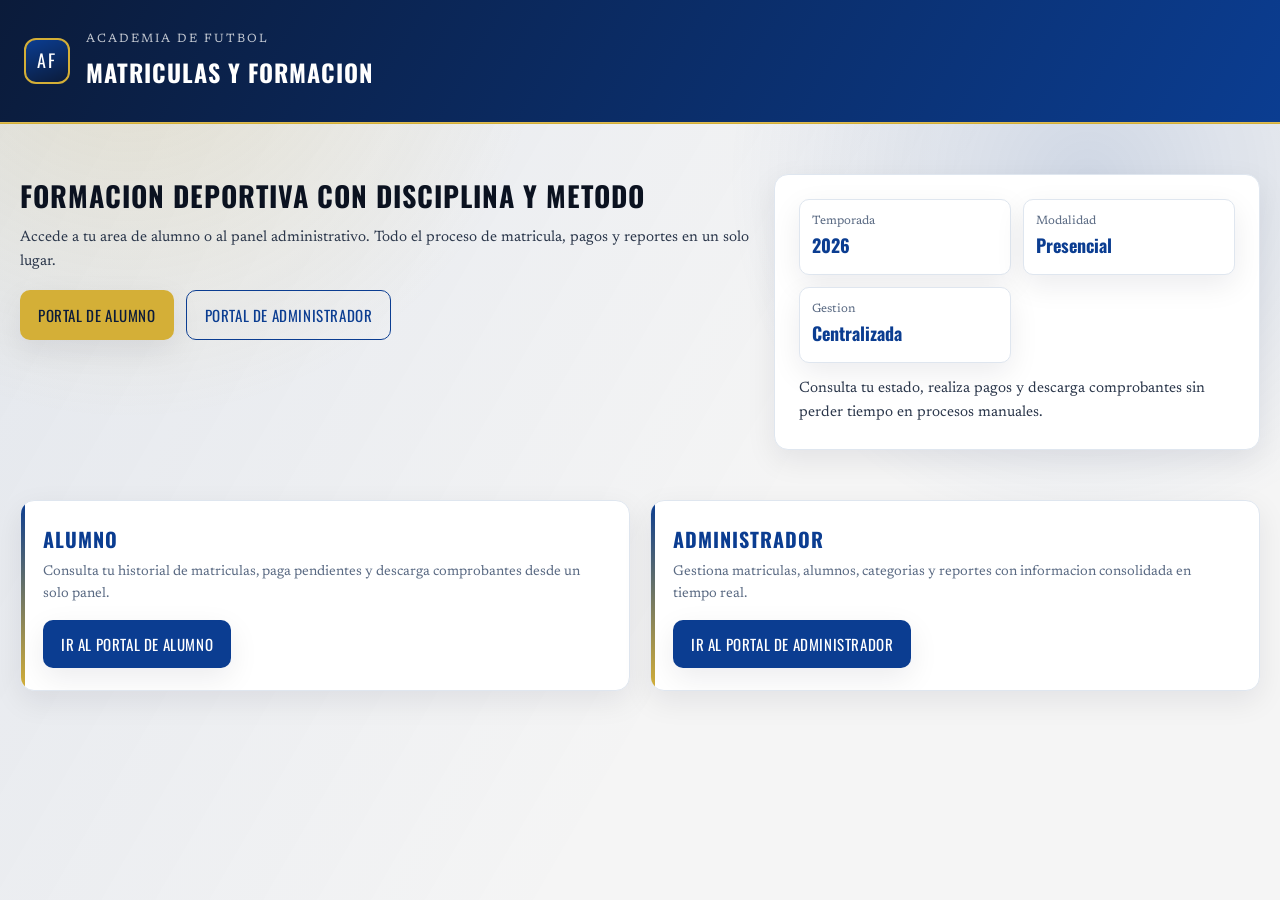
<file: src/main/resources/static/index.html>
<!DOCTYPE html>
<html lang="es">

<head>
    <meta charset="UTF-8">
    <meta name="viewport" content="width=device-width, initial-scale=1.0">
    <meta name="description" content="Portal de acceso para alumnos y administradores de la Academia de Futbol.">
    <title>Academia de Futbol</title>
    <link rel="preconnect" href="https://fonts.googleapis.com">
    <link rel="preconnect" href="https://fonts.gstatic.com" crossorigin>
    <link href="https://fonts.googleapis.com/css2?family=Oswald:wght@400;600;700&family=Newsreader:wght@300;400;600&display=swap" rel="stylesheet">
    <link rel="stylesheet" href="css/styles.css">
</head>

<body class="theme-landing">

    <header class="global-header">
        <div class="global-header-inner">
            <span class="global-logo">AF</span>
            <div>
                <div class="global-kicker">Academia de Futbol</div>
                <h1 class="global-title">Matriculas y formacion</h1>
            </div>
        </div>
    </header>

    <section class="hero landing-hero">
        <div class="hero-content reveal">
            <h2>Formacion deportiva con disciplina y metodo</h2>
            <p>Accede a tu area de alumno o al panel administrativo. Todo el proceso de matricula, pagos y reportes en un solo lugar.</p>
            <div class="hero-actions">
                <a class="btn-link gold" href="cliente.html">Portal de Alumno</a>
                <a class="btn-link secondary" href="admin.html">Portal de Administrador</a>
            </div>
        </div>
        <div class="hero-card reveal delay-1">
            <div class="stat-grid">
                <div class="stat-card">
                    <span>Temporada</span>
                    <strong>2026</strong>
                </div>
                <div class="stat-card">
                    <span>Modalidad</span>
                    <strong>Presencial</strong>
                </div>
                <div class="stat-card">
                    <span>Gestion</span>
                    <strong>Centralizada</strong>
                </div>
            </div>
            <p style="margin-top: 14px; color: var(--ink-700);">Consulta tu estado, realiza pagos y descarga comprobantes sin perder tiempo en procesos manuales.</p>
        </div>
    </section>

    <main class="landing">
        <div class="landing-card reveal">
            <h2>Alumno</h2>
            <p>Consulta tu historial de matriculas, paga pendientes y descarga comprobantes desde un solo panel.</p>
            <a class="btn-link" href="cliente.html">Ir al portal de alumno</a>
        </div>
        <div class="landing-card reveal delay-1">
            <h2>Administrador</h2>
            <p>Gestiona matriculas, alumnos, categorias y reportes con informacion consolidada en tiempo real.</p>
            <a class="btn-link" href="admin.html">Ir al portal de administrador</a>
        </div>
    </main>

</body>

</html>
</file>
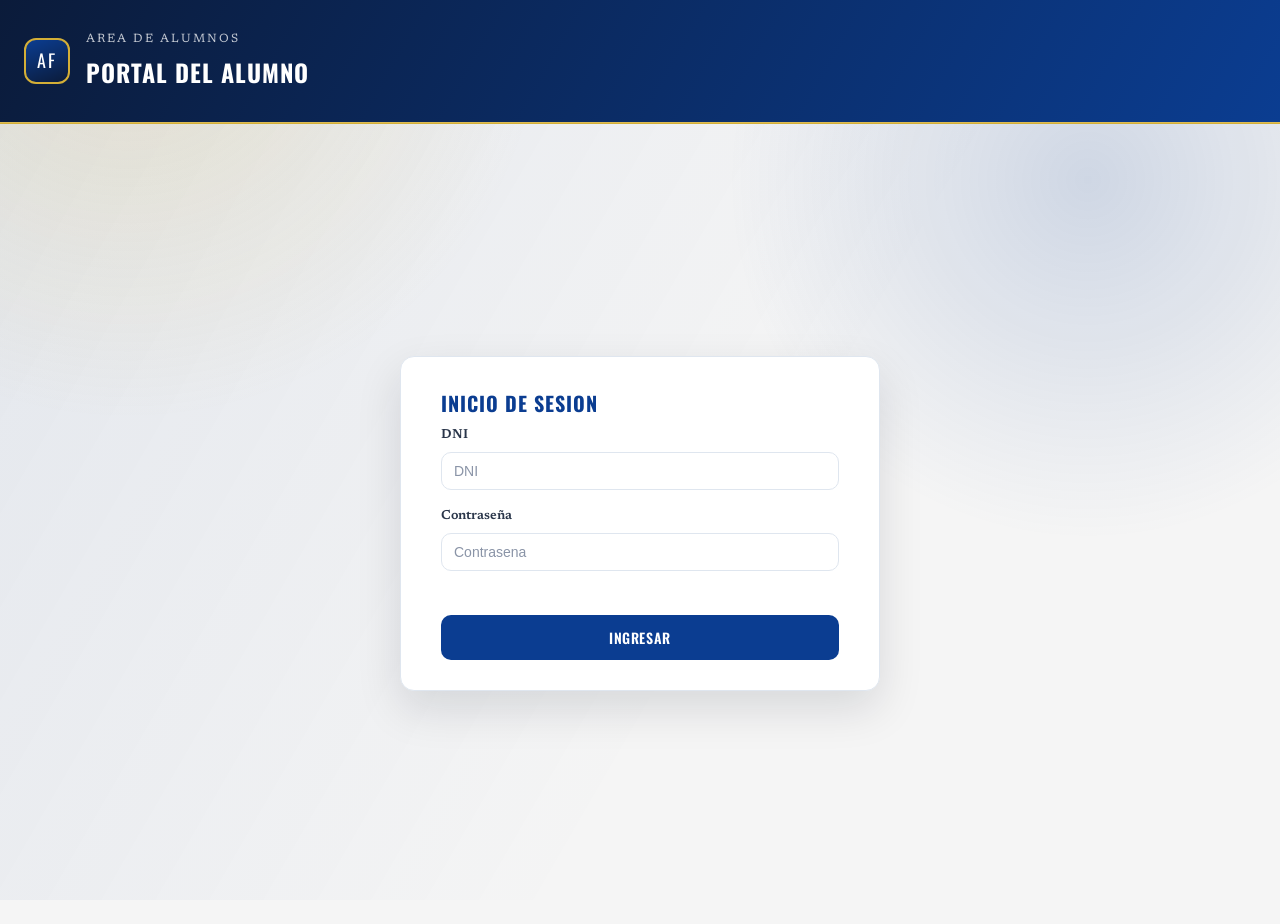
<file: src/main/resources/static/cliente-login.html>
<!DOCTYPE html>
<html lang="es">
<head>
    <meta charset="UTF-8">
    <meta name="viewport" content="width=device-width, initial-scale=1.0">
    <meta name="description" content="Acceso al portal del alumno.">
    <title>Alumno — Inicio de sesion</title>
    <link rel="preconnect" href="https://fonts.googleapis.com">
    <link rel="preconnect" href="https://fonts.gstatic.com" crossorigin>
    <link href="https://fonts.googleapis.com/css2?family=Oswald:wght@400;600;700&family=Newsreader:wght@300;400;600&display=swap" rel="stylesheet">
    <link rel="stylesheet" href="css/styles.css">
</head>
<body class="theme-client">

    <header class="global-header">
        <div class="global-header-inner">
            <span class="global-logo">AF</span>
            <div>
                <div class="global-kicker">Area de alumnos</div>
                <h1 class="global-title">Portal del alumno</h1>
            </div>
        </div>
    </header>

    <section class="login-panel" id="cliente-login">
        <div class="login-card reveal delay-1">
            <h2>Inicio de sesion</h2>
            <form id="form-cliente-login" novalidate>
                <div class="campo">
                    <label for="login-dni">DNI</label>
                    <input type="text" id="login-dni" placeholder="DNI" autocomplete="username" maxlength="8">
                </div>
                <div class="campo">
                    <label for="login-pass">Contraseña</label>
                    <input type="password" id="login-pass" placeholder="Contrasena" autocomplete="current-password">
                </div>
                <p class="login-error" id="login-error"></p>
                <button type="submit" class="btn-login" id="btn-login">Ingresar</button>
            </form>
        </div>
    </section>

<script src="js/utils.js"></script>
<script src="js/api.js"></script>
<script src="js/cliente.js"></script>
</body>
</html>
</file>
<file: src/main/resources/static/css/styles.css>
@import url('https://fonts.googleapis.com/css2?family=Oswald:wght@400;600;700&family=Newsreader:wght@300;400;600&display=swap');

:root {
    --navy-900: #0b1b3a;
    --navy-800: #0b2f66;
    --navy-700: #0b3d91;
    --navy-600: #1b4fa0;
    --gold-500: #d4af37;
    --gold-600: #b48a24;
    --field-500: #1e7f4f;
    --field-600: #15633b;
    --surface: #ffffff;
    --surface-alt: #f5f5f5;
    --surface-muted: #eef2f7;
    --ink-900: #0b1220;
    --ink-700: #2a364a;
    --ink-500: #5a6a83;
    --line: #dfe6ef;
    --shadow-1: 0 10px 30px rgba(11, 18, 32, 0.08);
    --shadow-2: 0 18px 45px rgba(11, 18, 32, 0.12);
    --radius: 14px;
    --radius-sm: 10px;
    --font-body: "Newsreader", serif;
    --font-heading: "Oswald", sans-serif;
    --font: var(--font-body);
    --green: var(--field-500);
    --green-dark: var(--navy-700);
    --green-light: #e3f2e8;
    --orange: var(--gold-500);
    --orange-dark: var(--gold-600);
    --gray-100: var(--surface-alt);
    --gray-200: var(--line);
    --gray-400: #8a94a7;
    --gray-600: var(--ink-500);
    --text: var(--ink-900);
    --white: #ffffff;
}

*,
*::before,
*::after {
    box-sizing: border-box;
    margin: 0;
    padding: 0;
}

body {
    font-family: var(--font-body);
    background: var(--surface-alt);
    color: var(--text);
    font-size: 15px;
    line-height: 1.6;
    min-height: 100vh;
    position: relative;
}

body::before {
    content: "";
    position: fixed;
    inset: 0;
    background: radial-gradient(700px circle at 10% 0%, rgba(212, 175, 55, 0.18), transparent 60%),
        radial-gradient(600px circle at 85% 20%, rgba(11, 61, 145, 0.16), transparent 60%);
    z-index: -2;
}

body::after {
    content: "";
    position: fixed;
    inset: 0;
    background: linear-gradient(120deg, rgba(11, 61, 145, 0.08), transparent 60%);
    z-index: -3;
}

a {
    color: inherit;
    text-decoration: none;
}

.oculto {
    display: none !important;
}

.global-header {
    background: linear-gradient(120deg, var(--navy-900), var(--navy-700));
    color: var(--white);
    border-bottom: 2px solid var(--gold-500);
    position: relative;
}

.global-header::after {
    content: "";
    position: absolute;
    left: 0;
    right: 0;
    bottom: -1px;
    height: 1px;
    background: rgba(255, 255, 255, 0.15);
}

.global-header-inner {
    max-width: 1400px;
    margin: 0 auto;
    padding: 30px 24px;
    display: flex;
    align-items: center;
    gap: 16px;
}

.global-logo {
    width: 46px;
    height: 46px;
    border-radius: 12px;
    background: linear-gradient(160deg, var(--navy-700), var(--navy-900));
    border: 2px solid var(--gold-500);
    color: var(--white);
    display: flex;
    align-items: center;
    justify-content: center;
    font-family: var(--font-heading);
    font-size: 18px;
    letter-spacing: 2px;
}

.global-title {
    font-family: var(--font-heading);
    font-size: 24px;
    letter-spacing: 1px;
    text-transform: uppercase;
    color: var(--white);
}

.global-kicker {
    font-size: 12px;
    letter-spacing: 2px;
    text-transform: uppercase;
    color: rgba(255, 255, 255, 0.75);
    margin-bottom: 4px;
}

.global-step-indicator {
    margin-left: auto;
    font-family: var(--font-heading);
    font-size: 22px;
    color: var(--gold-500);
}

.hero,
.role-hero {
    max-width: 1400px;
    margin: 50px auto 50px;
    padding: 0 20px;
    display: grid;
    grid-template-columns: 1.2fr 0.8fr;
    gap: 24px;
    align-items: stretch;
}

.role-hero {
    margin-top: 18px;
    grid-template-columns: 1fr;
}

.role-hero-inner {
    display: grid;
    grid-template-columns: 1.2fr 0.8fr;
    gap: 24px;
}

.role-hero--admin .role-hero-card {
    background: linear-gradient(140deg, rgba(11, 61, 145, 0.08), rgba(212, 175, 55, 0.08));
}

.role-hero--cliente .role-hero-card {
    background: linear-gradient(140deg, rgba(30, 127, 79, 0.08), rgba(212, 175, 55, 0.1));
}

.hero-card,
.role-hero-card,
.card {
    background: var(--surface);
    border: 1px solid var(--line);
    border-radius: var(--radius);
    box-shadow: var(--shadow-1);
    padding: 24px;
}

.hero-content h2,
.role-hero-content h2 {
    font-family: var(--font-heading);
    font-size: 28px;
    letter-spacing: 1px;
    text-transform: uppercase;
    margin-bottom: 8px;
}

.hero-content p,
.role-hero-content p {
    color: var(--ink-700);
}

.hero-actions {
    display: flex;
    flex-wrap: wrap;
    gap: 12px;
    margin-top: 16px;
}

.role-kicker {
    font-size: 12px;
    letter-spacing: 2px;
    text-transform: uppercase;
    color: var(--gold-600);
    font-weight: 600;
    margin-bottom: 8px;
}

.role-list {
    list-style: none;
    margin-top: 12px;
    display: grid;
    gap: 8px;
    color: var(--ink-700);
}

.role-list li {
    padding-left: 14px;
    position: relative;
}

.role-list li::before {
    content: "";
    width: 6px;
    height: 6px;
    border-radius: 50%;
    background: var(--gold-500);
    position: absolute;
    left: 0;
    top: 8px;
}

.stat-grid {
    display: grid;
    grid-template-columns: repeat(auto-fit, minmax(140px, 1fr));
    gap: 12px;
}

.stat-card {
    background: var(--surface);
    border: 1px solid var(--line);
    border-radius: var(--radius-sm);
    padding: 12px;
    box-shadow: var(--shadow-1);
}

.stat-card span {
    display: block;
    font-size: 12px;
    color: var(--ink-500);
}

.stat-card strong {
    font-family: var(--font-heading);
    font-size: 18px;
    color: var(--navy-700);
}

.landing {
    max-width: 1400px;
    margin: 24px auto 50px;
    padding: 0 20px;
    display: grid;
    grid-template-columns: repeat(auto-fit, minmax(260px, 1fr));
    gap: 20px;
}

.landing-card {
    background: var(--surface);
    border: 1px solid var(--line);
    border-radius: var(--radius);
    box-shadow: var(--shadow-1);
    padding: 22px;
    position: relative;
    overflow: hidden;
}

.landing-card::before {
    content: "";
    position: absolute;
    left: 0;
    top: 0;
    width: 4px;
    height: 100%;
    background: linear-gradient(180deg, var(--navy-700), var(--gold-500));
}

.landing-card h2 {
    font-family: var(--font-heading);
    font-size: 20px;
    letter-spacing: 1px;
    text-transform: uppercase;
    color: var(--navy-700);
    margin-bottom: 6px;
}

.landing-card p {
    font-size: 14px;
    color: var(--ink-500);
    margin-bottom: 14px;
}

.btn-link,
button {
    border: 0;
    border-radius: var(--radius-sm);
    font-family: var(--font-heading);
    letter-spacing: 0.6px;
    text-transform: uppercase;
    cursor: pointer;
    transition: transform 0.2s ease, box-shadow 0.2s ease, filter 0.2s ease;
}

.btn-link {
    display: inline-flex;
    align-items: center;
    justify-content: center;
    padding: 12px 18px;
    background: var(--navy-700);
    color: var(--white);
    box-shadow: var(--shadow-1);
}

.btn-link.secondary {
    background: transparent;
    color: var(--navy-700);
    border: 1px solid var(--navy-700);
    box-shadow: none;
}

.btn-link.gold {
    background: var(--gold-500);
    color: var(--navy-900);
}

.login-panel {
    width: 100%;
    max-width: 1400px;
    margin: 0 auto;
    padding: 20px;
    min-height: calc(100vh - 100px);
    display: flex;
    align-items: center;
    justify-content: center;
    box-sizing: border-box;
}

.cliente-layout,
.admin-layout {
    max-width: 1400px;
    margin: 20px auto 50px;
    padding: 0 20px;
    display: grid;
    grid-template-columns: 210px 1fr;
    gap: 20px;
    align-items: start;
}

.cliente-sidebar,
.admin-sidebar {
    background: var(--surface);
    border: 1px solid var(--line);
    border-radius: var(--radius);
    box-shadow: var(--shadow-1);
    padding: 16px;
    display: flex;
    flex-direction: column;
    gap: 10px;
    position: sticky;
    top: 18px;
}

.cliente-sidebar .btn-link,
.admin-sidebar .btn-link {
    background: var(--surface-muted);
    color: var(--ink-700);
    border: 1px solid var(--line);
    box-shadow: none;
}

.cliente-user {
    font-family: var(--font-heading);
    font-size: 14px;
    letter-spacing: 1px;
    text-transform: uppercase;
    color: var(--navy-700);
    padding: 10px 12px;
    background: var(--surface-muted);
    border-radius: var(--radius-sm);
    border: 1px solid var(--line);
    white-space: pre-line;
}

.cliente-nav,
.admin-nav {
    border: 1px solid var(--line);
    background: var(--surface-alt);
    padding: 10px 12px;
    text-align: left;
    font-weight: 600;
    color: var(--ink-700);
    cursor: pointer;
    border-radius: var(--radius-sm);
}

.cliente-nav.activo,
.admin-nav.activo {
    background: var(--navy-700);
    color: var(--white);
    border-color: var(--navy-700);
}

.cliente-content {
    min-width: 0;
}

.cliente-content .main-content {
    max-width: 100%;
    margin: 0 0 30px;
    padding: 0;
}

.login-card {
    background: var(--surface);
    border: 1px solid var(--line);
    border-radius: var(--radius);
    box-shadow: var(--shadow-2);
    padding: 30px 40px;
    width: 100%;
    max-width: 480px;
    box-sizing: border-box;
}

.login-card h2 {
    font-family: var(--font-heading);
    font-size: 20px;
    text-transform: uppercase;
    letter-spacing: 1px;
    color: var(--navy-700);
    margin-bottom: 6px;
}

.login-card p {
    font-size: 14px;
    color: var(--ink-500);
    margin-bottom: 12px;
}

.login-error {
    min-height: 16px;
    margin: 8px 0 12px;
    color: #9a1b2f;
    font-size: 12px;
}

.btn-login {
    background: var(--navy-700);
    color: var(--white);
    width: 100%;
}

.flow-hint {
    max-width: 1400px;
    margin: 16px auto;
    padding: 0 20px;
    color: var(--ink-500);
    font-size: 14px;
    font-style: italic;
    display: flex;
    align-items: center;
    gap: 8px;
}

.dashboard-intro {
    margin-bottom: 18px;
}

.main-content {
    max-width: 1400px;
    margin: 0 auto 40px;
    padding: 0 20px;
    display: grid;
    grid-template-columns: repeat(auto-fit, minmax(220px, 1fr));
    gap: 16px;
}

.arrow-text {
    font-size: 22px;
    color: var(--gold-500);
}

.panel {
    background: var(--surface);
    border: 1px solid var(--line);
    border-radius: var(--radius);
    display: flex;
    flex-direction: column;
    box-shadow: var(--shadow-1);
    overflow: hidden;
}

.disabled-panel {
    opacity: 0.5;
    pointer-events: none;
}

.panel-header {
    background: linear-gradient(120deg, var(--field-500), var(--navy-700));
    color: var(--white);
    padding: 12px 16px;
    font-weight: 600;
    font-size: 14px;
    display: flex;
    align-items: center;
    gap: 8px;
    font-family: var(--font-heading);
    text-transform: uppercase;
    letter-spacing: 0.8px;
}

.panel-icon {
    display: flex;
    align-items: center;
}

.panel-body {
    padding: 18px;
    flex: 1;
    display: flex;
    flex-direction: column;
}

.campo {
    margin-bottom: 16px;
}

.campo label {
    display: block;
    font-size: 13px;
    font-weight: 600;
    color: var(--ink-700);
    margin-bottom: 6px;
}

.req {
    color: var(--gold-600);
}

.campo input[type="text"],
.campo input[type="email"],
.campo input[type="date"],
.campo input[type="number"],
.campo input[type="password"],
.campo select {
    width: 100%;
    padding: 10px 12px;
    border: 1px solid var(--line);
    background: var(--white);
    font-size: 14px;
    color: var(--ink-900);
    border-radius: var(--radius-sm);
}

.campo input::placeholder {
    color: var(--gray-400);
}

.campo input:focus,
.campo select:focus {
    outline: 2px solid rgba(212, 175, 55, 0.35);
    border-color: var(--gold-500);
}

.error {
    display: block;
    min-height: 16px;
    margin-top: 4px;
    font-size: 12px;
    color: #9a1b2f;
}

.monto-display {
    width: 100%;
    padding: 10px 12px;
    border: 1px solid var(--line);
    background: var(--surface-muted);
    font-size: 14px;
    color: var(--ink-700);
    border-radius: var(--radius-sm);
}

.radio-group {
    display: grid;
    gap: 8px;
}

.radio-option {
    display: flex;
    align-items: center;
    gap: 8px;
    font-size: 13px;
    cursor: pointer;
    position: relative;
    border: 1px solid var(--line);
    background: var(--surface-alt);
    padding: 8px 10px;
    color: var(--ink-700);
    border-radius: var(--radius-sm);
}

.radio-option input {
    position: absolute;
    opacity: 0;
    pointer-events: none;
}

.panel-actions {
    margin-top: auto;
    padding-top: 18px;
}

.text-center {
    text-align: center;
}

.mt-auto {
    margin-top: auto;
}

button {
    padding: 12px 18px;
    font-size: 14px;
    font-weight: 600;
    display: inline-flex;
    align-items: center;
    justify-content: center;
}

.btn-siguiente,
.btn-descargar {
    background: var(--navy-700);
    color: var(--white);
    width: 100%;
}

.btn-pagar {
    background: var(--gold-500);
    color: var(--navy-900);
    width: 100%;
}

.btn-generar-txt {
    background: var(--field-500);
    color: var(--white);
    padding: 8px 12px;
    font-size: 12px;
    width: auto;
    border-radius: var(--radius-sm);
}

.btn-accion {
    background: var(--surface);
    color: var(--ink-700);
    padding: 8px 12px;
    font-size: 12px;
    width: auto;
    border-radius: var(--radius-sm);
    border: 1px solid var(--line);
}

.btn-accion+.btn-accion,
.btn-generar-txt+.btn-accion {
    margin-left: 6px;
}

.btn-recargar {
    background: var(--navy-700);
    color: var(--white);
    padding: 8px 12px;
    font-size: 12px;
    width: auto;
}

.btn-reporte {
    background: var(--navy-700);
    color: var(--white);
    margin-top: 8px;
}

.placeholder-boton {
    background: var(--navy-700);
    color: var(--white);
    padding: 12px 18px;
    font-size: 14px;
    font-weight: 600;
    width: 100%;
    display: inline-flex;
    align-items: center;
    justify-content: center;
    border-radius: var(--radius-sm);
}

button:hover,
.btn-link:hover {
    transform: translateY(-1px);
    filter: brightness(1.02);
}

button:disabled {
    opacity: 0.55;
    cursor: not-allowed;
    transform: none;
}

button:focus-visible,
a:focus-visible,
input:focus-visible,
select:focus-visible {
    outline: 2px solid var(--gold-500);
    outline-offset: 2px;
}

.arrow-separator {
    display: flex;
    align-items: center;
    justify-content: center;
    padding: 0 10px;
    opacity: 0.5;
}

.arrow-separator.active {
    opacity: 1;
}

.confirmacion-body {
    text-align: center;
    align-items: center;
    justify-content: center;
}

.check-circle-wrapper {
    margin-top: 30px;
    margin-bottom: 20px;
}

.check-circle {
    display: inline-block;
}

.check-circle svg {
    width: 140px;
    height: 140px;
}

.exito-titulo {
    color: var(--navy-700);
    font-size: 16px;
    font-weight: 700;
    margin-bottom: 16px;
    line-height: 1.2;
}

.exito-desc {
    color: var(--ink-500);
    font-size: 13px;
    line-height: 1.4;
}

.exito-ref {
    color: var(--ink-500);
    margin-top: 10px;
    font-size: 12px;
}

.recent-panel,
.historial-panel {
    max-width: 1400px;
    margin: 0 auto 40px;
    padding: 0;
}

.recent-header {
    margin: 20px 0 12px;
    display: flex;
    flex-wrap: wrap;
    align-items: center;
    justify-content: space-between;
    gap: 10px;
}

.recent-title {
    min-width: 220px;
}

.recent-header h2 {
    font-family: var(--font-heading);
    font-size: 18px;
    font-weight: 700;
    color: var(--navy-700);
    letter-spacing: 0.8px;
    text-transform: uppercase;
}

.recent-header p {
    font-size: 13px;
    color: var(--ink-500);
}

.recent-table-wrapper {
    background: var(--surface);
    border: 1px solid var(--line);
    border-radius: var(--radius);
    box-shadow: var(--shadow-1);
    overflow-x: auto;
}

.recent-table {
    width: 100%;
    border-collapse: collapse;
    font-size: 13px;
}

.recent-table thead {
    background: var(--surface-muted);
}

.recent-table th,
.recent-table td {
    padding: 12px 12px;
    border-bottom: 1px solid var(--line);
    text-align: left;
    white-space: nowrap;
}

.recent-table th {
    font-weight: 700;
    color: var(--ink-700);
    font-family: var(--font-heading);
    letter-spacing: 0.6px;
    text-transform: uppercase;
    font-size: 12px;
}

.recent-table tbody tr:nth-child(even) {
    background: #f8fafc;
}

.tabla-cargando {
    text-align: center;
    color: var(--ink-500);
}

.estado-badge {
    display: inline-flex;
    align-items: center;
    justify-content: center;
    padding: 2px 10px;
    border-radius: 12px;
    border: 1px solid var(--line);
    font-weight: 600;
    font-size: 11px;
}

.estado-confirmada {
    background: #e2f1ea;
    color: var(--field-600);
    border-color: #cde7dc;
}

.estado-rechazada {
    background: #f3d6d6;
    color: #7a1c1c;
    border-color: #e6bcbc;
}

.estado-pendiente {
    background: #fff0cf;
    color: var(--gold-600);
    border-color: #f3ddb0;
}

.estado-en-espera,
.estado-anulada {
    background: #eef1f6;
    color: #4d4d4d;
    border-color: #d4dbe6;
}

.reporte-panel,
.admin-panel {
    max-width: 1400px;
    margin: 20px auto 30px;
    padding: 0 20px;
}

.admin-header {
    display: flex;
    flex-wrap: wrap;
    align-items: center;
    justify-content: space-between;
    gap: 10px;
    margin-bottom: 12px;
}

.admin-header h2 {
    font-family: var(--font-heading);
    font-size: 18px;
    font-weight: 700;
    color: var(--navy-700);
    letter-spacing: 0.8px;
    text-transform: uppercase;
}

.admin-header p {
    font-size: 13px;
    color: var(--ink-500);
}

.admin-form-card {
    background: var(--surface);
    border: 1px solid var(--line);
    border-left: 3px solid var(--gold-500);
    padding: 16px 20px;
    margin-bottom: 20px;
    border-radius: var(--radius);
    box-shadow: var(--shadow-1);
}

.admin-form-card h3 {
    font-size: 15px;
    color: var(--navy-700);
    margin-bottom: 6px;
    font-family: var(--font-heading);
    letter-spacing: 0.6px;
    text-transform: uppercase;
}

.admin-actions {
    display: flex;
    align-items: center;
    flex-wrap: wrap;
    gap: 8px;
}

.admin-actions select {
    padding: 8px 10px;
    border: 1px solid var(--line);
    border-radius: var(--radius-sm);
    background: var(--surface);
}

/* Search inputs used in admin and client headers */
.admin-search {
    padding: 8px 12px;
    border: 1px solid var(--line);
    border-radius: 10px;
    background: linear-gradient(180deg, var(--surface), var(--surface));
    color: var(--text);
    min-width: 200px;
    max-width: 360px;
    width: 100%;
    box-shadow: none;
    transition: box-shadow 0.18s ease, border-color 0.18s ease, transform 0.12s ease;
}

.admin-search::placeholder {
    color: var(--gray-400);
}

.admin-search:focus {
    outline: none;
    border-color: var(--navy-700);
    box-shadow: 0 6px 18px rgba(11, 61, 145, 0.08), 0 2px 6px rgba(180,138,36,0.06);
    transform: translateY(-1px);
}

/* Make search inputs fit nicely inside .admin-actions */
.admin-actions .admin-search {
    flex: 0 1 320px;
}

@media (max-width: 800px) {
    .admin-actions {
        gap: 10px;
    }
    .admin-actions .admin-search {
        flex: 1 1 100%;
        max-width: none;
    }
}

/* Small helper to space search input under titles */
.search-row {
    margin-top: 10px;
}

.recent-title .search-row {
    margin-top: 8px;
}

/* Modal used to change matricula category */
.modal-overlay {
    position: fixed;
    inset: 0;
    background: rgba(11, 18, 32, 0.55);
    backdrop-filter: blur(4px);
    display: flex;
    align-items: center;
    justify-content: center;
    padding: 18px;
    z-index: 2000;
}

.modal-card {
    width: min(920px, 100%);
    max-height: 90vh;
    overflow: hidden;
    display: flex;
    flex-direction: column;
    background: var(--surface);
    border: 1px solid var(--line);
    border-top: 4px solid var(--gold-500);
    border-radius: 18px;
    box-shadow: var(--shadow-2);
}

.modal-header,
.modal-footer {
    padding: 18px 20px;
    display: flex;
    align-items: center;
    justify-content: space-between;
    gap: 12px;
}

.modal-header {
    border-bottom: 1px solid var(--line);
}

.modal-header h3 {
    font-family: var(--font-heading);
    font-size: 20px;
    color: var(--navy-700);
    text-transform: uppercase;
    letter-spacing: 0.8px;
}

.modal-header p {
    color: var(--ink-500);
    font-size: 13px;
    margin-top: 4px;
}

.modal-close {
    width: 40px;
    height: 40px;
    border-radius: 50%;
    background: var(--surface-muted);
    color: var(--ink-700);
    font-size: 26px;
    line-height: 1;
    border: 1px solid var(--line);
    flex: 0 0 auto;
}

.modal-body {
    padding: 18px 20px 6px;
    overflow: auto;
}

.modal-meta {
    display: flex;
    flex-wrap: wrap;
    gap: 10px;
    margin-bottom: 12px;
    color: var(--ink-700);
    font-size: 13px;
}

.modal-meta span {
    background: var(--surface-muted);
    border: 1px solid var(--line);
    border-radius: 999px;
    padding: 6px 10px;
}

.modal-search-box {
    margin-bottom: 14px;
}

.modal-list {
    display: grid;
    grid-template-columns: repeat(auto-fit, minmax(220px, 1fr));
    gap: 12px;
}

.categoria-card {
    border: 1px solid var(--line);
    border-radius: 14px;
    background: var(--surface);
    padding: 14px;
    box-shadow: var(--shadow-1);
    cursor: pointer;
    transition: transform 0.18s ease, border-color 0.18s ease, box-shadow 0.18s ease;
}

.categoria-card:hover {
    transform: translateY(-2px);
    border-color: var(--navy-600);
    box-shadow: var(--shadow-2);
}

.categoria-card.selected {
    border-color: var(--gold-500);
    box-shadow: 0 0 0 2px rgba(212, 175, 55, 0.22), var(--shadow-2);
}

.categoria-card.disabled {
    opacity: 0.6;
    cursor: not-allowed;
}

.categoria-card h4 {
    font-family: var(--font-heading);
    font-size: 18px;
    color: var(--navy-700);
    margin-bottom: 6px;
    text-transform: uppercase;
    letter-spacing: 0.5px;
}

.categoria-card p {
    color: var(--ink-700);
    font-size: 13px;
    margin-bottom: 4px;
}

.categoria-pill {
    display: inline-flex;
    align-items: center;
    gap: 6px;
    margin-top: 8px;
    padding: 6px 10px;
    border-radius: 999px;
    font-size: 12px;
    font-family: var(--font-heading);
    letter-spacing: 0.4px;
    text-transform: uppercase;
    background: var(--surface-muted);
    color: var(--navy-700);
}

.categoria-pill.ok {
    background: rgba(30, 127, 79, 0.12);
    color: var(--field-600);
}

.categoria-pill.empty {
    background: rgba(212, 175, 55, 0.16);
    color: var(--gold-600);
}

.modal-footer {
    border-top: 1px solid var(--line);
    background: linear-gradient(180deg, rgba(245, 245, 245, 0.65), rgba(255,255,255,0.95));
}

@media (max-width: 700px) {
    .modal-card {
        max-height: 92vh;
    }
    .modal-header,
    .modal-footer {
        padding: 14px 16px;
    }
    .modal-list {
        grid-template-columns: 1fr;
    }
}

.reporte-card {
    background: var(--surface);
    border: 1px solid var(--line);
    border-radius: var(--radius);
    box-shadow: var(--shadow-1);
    padding: 20px;
}

.reporte-card h2 {
    font-family: var(--font-heading);
    font-size: 18px;
    font-weight: 700;
    color: var(--navy-700);
    margin-bottom: 6px;
    letter-spacing: 0.8px;
    text-transform: uppercase;
}

.reporte-card p {
    font-size: 13px;
    color: var(--ink-500);
    margin-bottom: 12px;
}

.reporte-form {
    margin-bottom: 12px;
}

.reporte-fila {
    display: grid;
    grid-template-columns: repeat(2, minmax(140px, 1fr));
    gap: 12px;
}

.reporte-resultado {
    min-height: 20px;
    color: var(--ink-500);
    font-size: 13px;
}

.reporte-grid {
    display: grid;
    grid-template-columns: repeat(auto-fit, minmax(140px, 1fr));
    gap: 12px;
}

.reporte-item {
    border: 1px solid var(--line);
    padding: 10px 12px;
    background: var(--surface-muted);
    border-radius: var(--radius-sm);
}

.reporte-item span {
    display: block;
    color: var(--ink-500);
    font-size: 12px;
    margin-bottom: 4px;
}

.reporte-item strong {
    font-size: 14px;
    color: var(--text);
}

.reporte-chart {
    margin-top: 16px;
    background: var(--surface-muted);
    border: 1px solid var(--line);
    border-radius: var(--radius);
    padding: 16px;
    display: grid;
    gap: 12px;
}

.reporte-bar {
    display: grid;
    grid-template-columns: 120px 1fr 50px;
    align-items: center;
    gap: 10px;
    font-size: 13px;
    color: var(--ink-700);
}

.reporte-bar-label {
    font-weight: 600;
}

.reporte-bar-track {
    height: 10px;
    background: #e1e6ef;
    border-radius: 999px;
    overflow: hidden;
}

.reporte-bar-fill {
    height: 100%;
    background: linear-gradient(90deg, var(--navy-700), var(--gold-500));
    border-radius: 999px;
    width: 0;
    transition: width 0.4s ease;
}

.reporte-bar-value {
    text-align: right;
    font-weight: 600;
    color: var(--navy-700);
}

.pago-grid {
    display: grid;
    grid-template-columns: minmax(0, 1fr) minmax(0, 360px);
    gap: 16px;
}

.pago-card {
    background: var(--surface);
    border: 1px solid var(--line);
    border-radius: var(--radius);
    box-shadow: var(--shadow-1);
    padding: 18px;
}

.pago-subtitulo {
    font-family: var(--font-heading);
    letter-spacing: 0.6px;
    text-transform: uppercase;
    color: var(--navy-700);
    margin-bottom: 12px;
}

.pago-resumen {
    display: grid;
    grid-template-columns: repeat(2, minmax(0, 1fr));
    gap: 12px;
}

.pago-resumen div {
    background: var(--surface-muted);
    border: 1px solid var(--line);
    border-radius: var(--radius-sm);
    padding: 10px 12px;
}

.pago-resumen span {
    display: block;
    font-size: 11px;
    color: var(--ink-500);
    text-transform: uppercase;
    letter-spacing: 1px;
}

.pago-resumen strong {
    font-family: var(--font-heading);
    color: var(--navy-700);
    font-size: 14px;
}

.pago-mensaje {
    margin-top: 15px;
    padding: 10px;
    font-size: 13px;
    font-weight: 600;
    text-align: center;
    display: none;
    border-radius: var(--radius-sm);
}

.pago-mensaje.exito {
    display: block;
    background: #e3f2e8;
    color: var(--field-600);
    border: 1px solid #cfe5cf;
}

.pago-mensaje.error {
    display: block;
    background: #f3d6d6;
    color: #7a1c1c;
    border: 1px solid #e6bcbc;
}

.reveal {
    animation: fadeUp 0.6s ease both;
}

.reveal.delay-1 {
    animation-delay: 0.1s;
}

.reveal.delay-2 {
    animation-delay: 0.2s;
}

@keyframes fadeUp {
    from {
        opacity: 0;
        transform: translateY(8px);
    }

    to {
        opacity: 1;
        transform: translateY(0);
    }
}

.pagination {
    display: flex;
    justify-content: flex-end;
    align-items: center;
    gap: 8px;
    margin-top: 15px;
    margin-bottom: 10px;
}

.page-btn {
    background: var(--white);
    color: var(--navy-700);
    border: 1px solid var(--line);
    padding: 6px 12px;
    font-size: 13px;
    font-family: var(--font-heading);
    letter-spacing: 0.5px;
    text-transform: uppercase;
    border-radius: var(--radius-sm);
    cursor: pointer;
    transition: all 0.2s ease;
}

.page-btn:hover:not(:disabled) {
    background: var(--surface-muted);
    border-color: var(--gray-400);
}

.page-btn.active {
    background: var(--navy-700) !important;
    color: var(--white) !important;
    border-color: var(--navy-700) !important;
}

.page-btn:disabled {
    opacity: 0.4;
    cursor: not-allowed;
}

@media (max-width: 980px) {

    .hero,
    .role-hero-inner {
        grid-template-columns: 1fr;
    }

    .cliente-layout,
    .admin-layout {
        grid-template-columns: 1fr;
    }

    .cliente-sidebar,
    .admin-sidebar {
        position: static;
    }

    .pago-grid {
        grid-template-columns: 1fr;
    }
}

@media (max-width: 900px) {
    .main-content {
        grid-template-columns: 1fr;
    }

    .arrow-separator {
        transform: rotate(90deg);
        margin: 10px 0;
    }

    .recent-panel {
        margin-top: 20px;
    }
}
</file>
